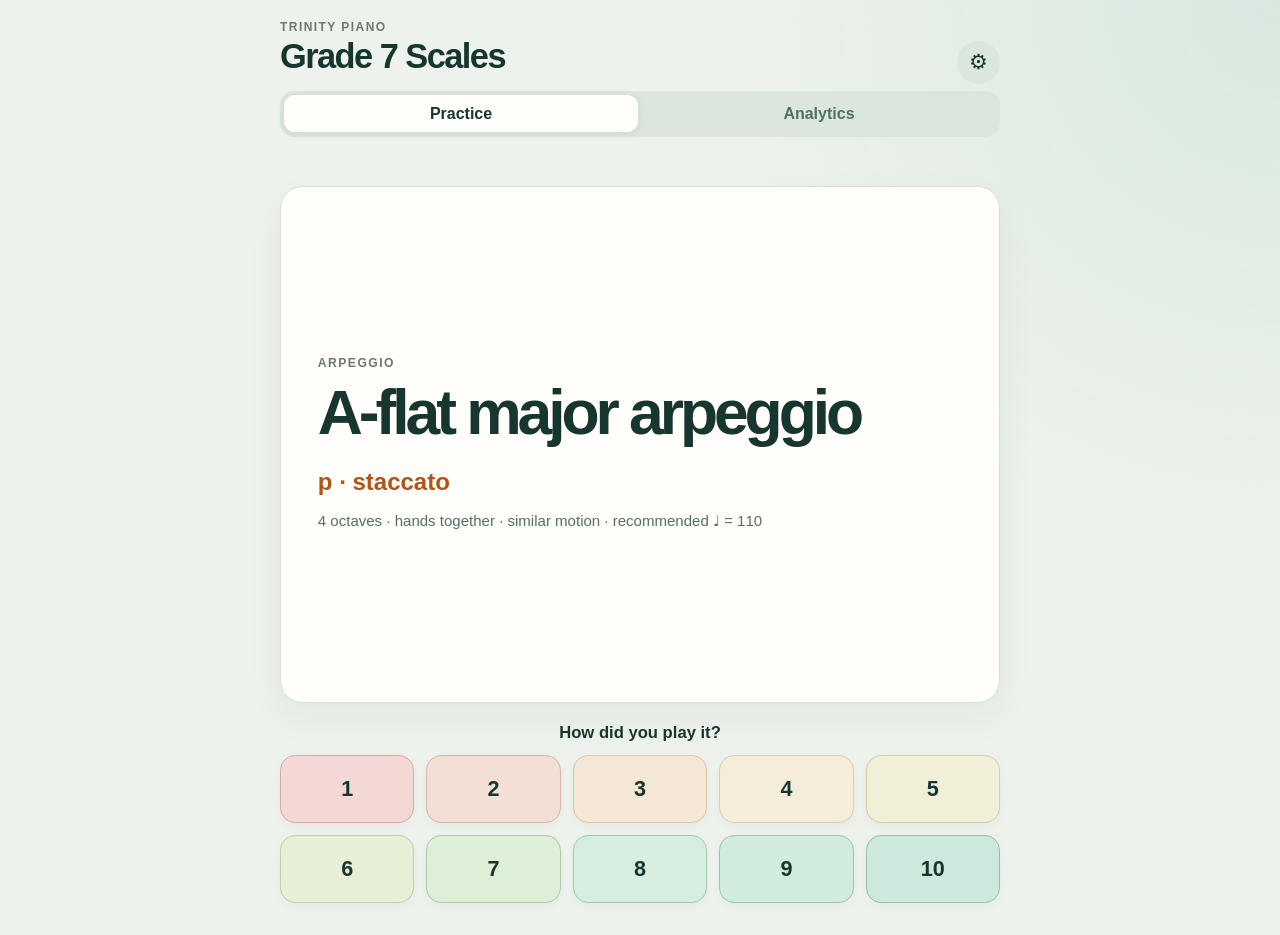
<file: index.html>
<!doctype html>
<html lang="en">
  <head>
    <meta charset="utf-8">
    <meta name="viewport" content="width=device-width, initial-scale=1">
    <meta name="theme-color" content="#17362f">
    <meta name="description" content="A focused Trinity Grade 7 Piano scales practice companion.">
    <meta name="mobile-web-app-capable" content="yes">
    <meta name="apple-mobile-web-app-capable" content="yes">
    <meta name="apple-mobile-web-app-status-bar-style" content="black-translucent">
    <title>Trinity Grade 7 Scales</title>
    <link rel="stylesheet" href="./styles.css">
    <link rel="manifest" href="./manifest.webmanifest">
    <link rel="icon" href="./icons/icon-192.png" sizes="192x192" type="image/png">
    <link rel="apple-touch-icon" href="./icons/icon-192.png" sizes="192x192">
  </head>
  <body>
    <main class="app-shell" aria-label="Trinity Grade 7 Scales practice app">
      <header class="app-header">
        <p class="eyebrow">Trinity Piano</p>
        <div class="header-row">
          <h1>Grade 7 Scales</h1>
          <button class="icon-button" id="settings-button" type="button" aria-label="Open settings">⚙</button>
        </div>
        <nav class="view-tabs" aria-label="Main navigation">
          <button id="practice-tab" type="button" role="tab" aria-selected="true">Practice</button>
          <button id="analytics-tab" type="button" role="tab" aria-selected="false">Analytics</button>
        </nav>
      </header>

      <p id="app-status" class="app-status" role="status" aria-live="polite"></p>

      <section id="practice-view" class="practice-view" role="tabpanel" aria-labelledby="practice-tab">
        <div class="practice-card">
          <p id="card-category" class="card-category"></p>
          <h2 id="card-name" class="card-name">Loading your first request…</h2>
          <p id="card-conditions" class="card-conditions"></p>
          <p id="card-details" class="card-details"></p>
        </div>

        <section class="score-section" aria-labelledby="score-heading">
          <p id="score-heading" class="score-heading">How did you play it?</p>
          <div class="score-grid" id="score-grid">
            <button type="button" data-score="1" aria-label="Score 1 out of 10">1</button>
            <button type="button" data-score="2" aria-label="Score 2 out of 10">2</button>
            <button type="button" data-score="3" aria-label="Score 3 out of 10">3</button>
            <button type="button" data-score="4" aria-label="Score 4 out of 10">4</button>
            <button type="button" data-score="5" aria-label="Score 5 out of 10">5</button>
            <button type="button" data-score="6" aria-label="Score 6 out of 10">6</button>
            <button type="button" data-score="7" aria-label="Score 7 out of 10">7</button>
            <button type="button" data-score="8" aria-label="Score 8 out of 10">8</button>
            <button type="button" data-score="9" aria-label="Score 9 out of 10">9</button>
            <button type="button" data-score="10" aria-label="Score 10 out of 10">10</button>
          </div>
        </section>
      </section>

      <section id="analytics-view" class="analytics-view" role="tabpanel" aria-labelledby="analytics-tab" hidden>
        <div id="analytics-content"></div>
      </section>
    </main>

    <dialog id="settings-dialog" aria-labelledby="settings-title">
      <form method="dialog" class="settings-panel">
        <div class="dialog-heading">
          <h2 id="settings-title">Settings</h2>
          <button type="submit" class="icon-button" aria-label="Close settings">×</button>
        </div>
        <label class="toggle-row" for="speech-enabled">
          <span>
            <strong>Speak requests</strong>
            <small>Uses a local device voice when one is available.</small>
          </span>
          <input id="speech-enabled" type="checkbox" checked>
        </label>
        <div class="settings-danger">
          <strong>Reset practice history</strong>
          <p>This permanently clears scores, review history, and the first-pass queue from this device.</p>
          <button id="reset-button" class="secondary-button" type="button">Reset history</button>
        </div>
      </form>
    </dialog>
    <script type="module" src="./app.js"></script>
  </body>
</html>
</file>
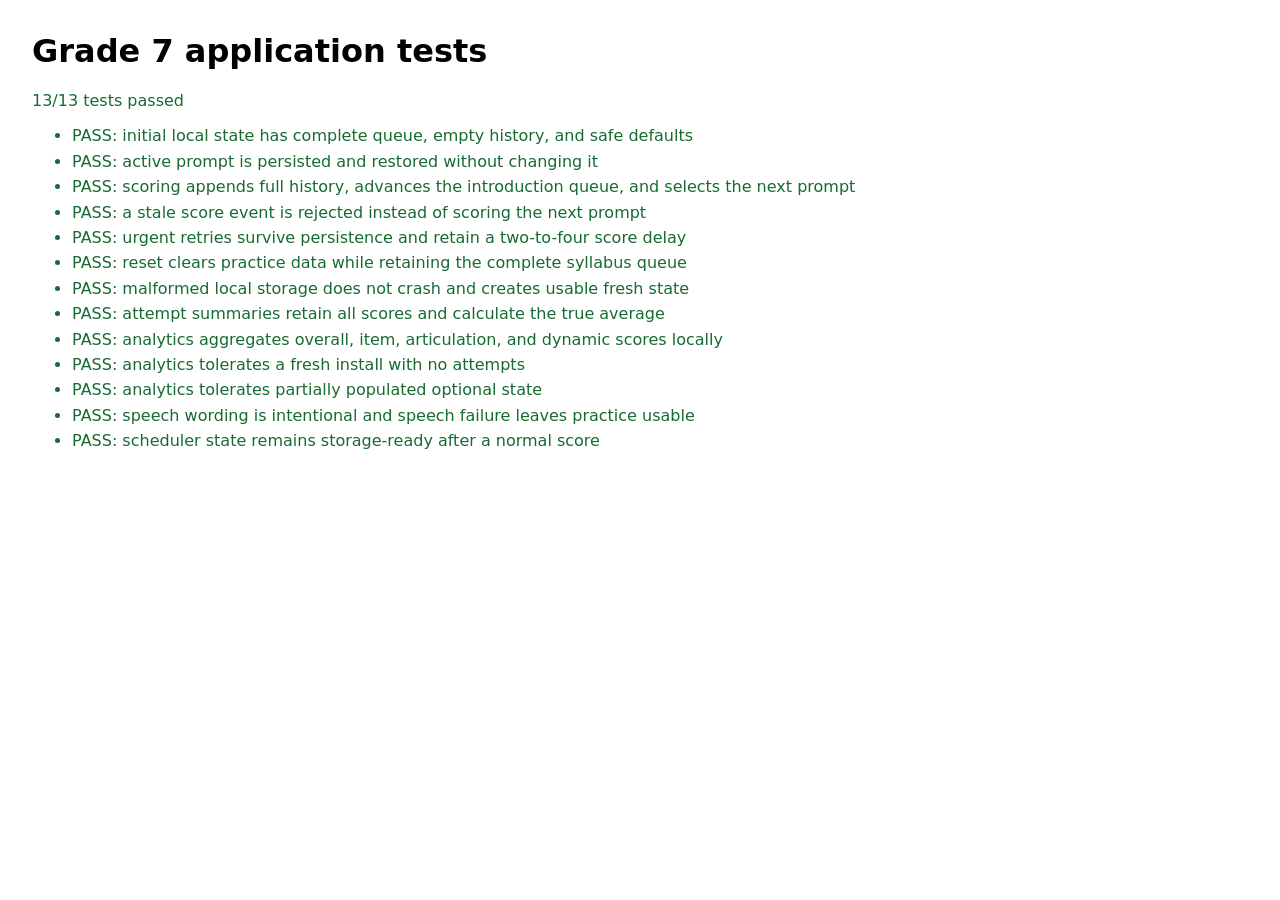
<file: tests/application.test.html>
<!doctype html>
<html lang="en">
  <head>
    <meta charset="utf-8">
    <meta name="viewport" content="width=device-width, initial-scale=1">
    <title>Grade 7 application tests</title>
    <style>
      body { font-family: system-ui, sans-serif; margin: 2rem; }
      .pass { color: #176b32; }
      .fail { color: #a10f1f; }
      li { margin-block: .4rem; }
    </style>
  </head>
  <body>
    <h1>Grade 7 application tests</h1>
    <p id="summary">Running…</p>
    <ul id="results"></ul>

    <script type="module">
      import { buildAnalytics } from '../analytics.js';
      import { ensureActivePrompt, scorePrompt } from '../practice.js';
      import {
        STORAGE_KEY,
        createInitialAppState,
        getTotalAttemptCount,
        loadAppState,
        resetAppState,
        saveAppState,
        summariseAttempts,
      } from '../storage.js';
      import { buildSpokenInstruction, selectPreferredVoice, speakCard } from '../speech.js';
      import { GRADE_7_CARDS } from '../syllabus.js';

      const NOW = 1_800_000_000_000;
      const cardIds = GRADE_7_CARDS.map((card) => card.id);
      const results = [];

      class MemoryStorage {
        constructor() { this.values = new Map(); }
        getItem(key) { return this.values.has(key) ? this.values.get(key) : null; }
        setItem(key, value) { this.values.set(key, value); }
      }

      function seededRng(seed) {
        let state = seed >>> 0;
        return () => {
          state = (state * 1664525 + 1013904223) >>> 0;
          return state / 4294967296;
        };
      }

      function equal(actual, expected, message) {
        if (actual !== expected) throw new Error(`${message}: expected ${JSON.stringify(expected)}, received ${JSON.stringify(actual)}`);
      }

      function ok(value, message) {
        if (!value) throw new Error(message);
      }

      function test(name, callback) {
        try {
          callback();
          results.push({ name, passed: true });
        } catch (error) {
          results.push({ name, passed: false, error: error.message });
        }
      }

      test('initial local state has complete queue, empty history, and safe defaults', () => {
        const state = createInitialAppState(cardIds, seededRng(1));
        equal(state.introductionQueue.length, 122, 'queue length');
        equal(Object.keys(state.attempts).length, 122, 'attempt maps');
        equal(getTotalAttemptCount(state), 0, 'initial attempts');
        equal(state.settings.speechEnabled, true, 'speech default');
      });

      test('active prompt is persisted and restored without changing it', () => {
        const storage = new MemoryStorage();
        const initial = ensureActivePrompt(createInitialAppState(cardIds, seededRng(2)), NOW, seededRng(3));
        saveAppState(storage, initial);
        const restored = loadAppState(storage, cardIds, seededRng(4));
        equal(restored.activePromptCardId, initial.activePromptCardId, 'restored active prompt');
        equal(restored.states[initial.activePromptCardId].introduced, true, 'active card introduced');
      });

      test('scoring appends full history, advances the introduction queue, and selects the next prompt', () => {
        let state = ensureActivePrompt(createInitialAppState(cardIds, seededRng(5)), NOW, seededRng(6));
        const firstCardId = state.activePromptCardId;
        state = scorePrompt(state, firstCardId, 8, NOW + 1, seededRng(7));
        equal(state.attempts[firstCardId].length, 1, 'first stored attempt');
        equal(state.attempts[firstCardId][0].score, 8, 'stored score');
        equal(state.states[firstCardId].historicalAverage, 8, 'average score');
        equal(state.introductionPosition, 1, 'introduction advancement');
        ok(state.activePromptCardId !== firstCardId, 'next prompt selected');
      });

      test('a stale score event is rejected instead of scoring the next prompt', () => {
        let state = ensureActivePrompt(createInitialAppState(cardIds, seededRng(8)), NOW, seededRng(9));
        const firstCardId = state.activePromptCardId;
        state = scorePrompt(state, firstCardId, 7, NOW + 1, seededRng(10));
        let rejected = false;
        try { scorePrompt(state, firstCardId, 7, NOW + 2, seededRng(11)); } catch { rejected = true; }
        ok(rejected, 'stale score must be rejected');
      });

      test('urgent retries survive persistence and retain a two-to-four score delay', () => {
        const storage = new MemoryStorage();
        let state = ensureActivePrompt(createInitialAppState(cardIds, seededRng(12)), NOW, seededRng(13));
        const failedCardId = state.activePromptCardId;
        state = scorePrompt(state, failedCardId, 2, NOW + 1, () => 0.5);
        equal(state.retryQueue.length, 1, 'urgent retry entry');
        const retry = state.retryQueue[0];
        const delay = retry.eligibleAfterScoreCount - getTotalAttemptCount(state);
        ok(delay >= 2 && delay <= 4, `retry delay ${delay}`);
        saveAppState(storage, state);
        const restored = loadAppState(storage, cardIds, seededRng(14));
        equal(restored.retryQueue[0].cardId, failedCardId, 'retry card restored');
        equal(restored.retryQueue[0].eligibleAfterScoreCount, retry.eligibleAfterScoreCount, 'retry target restored');
      });

      test('reset clears practice data while retaining the complete syllabus queue', () => {
        const storage = new MemoryStorage();
        let state = ensureActivePrompt(createInitialAppState(cardIds, seededRng(15)), NOW, seededRng(16));
        state = scorePrompt(state, state.activePromptCardId, 3, NOW + 1, seededRng(17));
        saveAppState(storage, state);
        const reset = resetAppState(storage, cardIds, seededRng(18));
        equal(getTotalAttemptCount(reset), 0, 'reset attempts');
        equal(reset.retryQueue.length, 0, 'reset retries');
        equal(reset.activePromptCardId, null, 'reset active prompt');
        equal(reset.introductionQueue.length, 122, 'reset queue');
      });

      test('malformed local storage does not crash and creates usable fresh state', () => {
        const storage = new MemoryStorage();
        storage.setItem(STORAGE_KEY, '{not valid JSON');
        const state = loadAppState(storage, cardIds, seededRng(19));
        equal(state.version, 1, 'current version');
        equal(state.introductionQueue.length, 122, 'fresh queue');
      });

      test('attempt summaries retain all scores and calculate the true average', () => {
        const summary = summariseAttempts('card', [
          { score: 4, timestamp: NOW },
          { score: 10, timestamp: NOW + 2 },
          { score: 7, timestamp: NOW + 1 },
        ]);
        equal(summary.attemptCount, 3, 'attempt count');
        equal(summary.historicalAverage, 7, 'historical average');
        equal(summary.mostRecentScore, 10, 'latest score');
      });

      test('analytics aggregates overall, item, articulation, and dynamic scores locally', () => {
        const state = createInitialAppState(cardIds, seededRng(20));
        const first = GRADE_7_CARDS[0];
        const second = GRADE_7_CARDS[1];
        state.attempts[first.id] = [{ score: 4, timestamp: NOW }, { score: 6, timestamp: NOW + 1 }];
        state.attempts[second.id] = [{ score: 8, timestamp: NOW + 2 }];
        state.states[first.id] = summariseAttempts(first.id, state.attempts[first.id]);
        state.states[second.id] = summariseAttempts(second.id, state.attempts[second.id]);
        const analytics = buildAnalytics(GRADE_7_CARDS, state);
        equal(analytics.totalAttempts, 3, 'total attempts');
        equal(analytics.overallAverage, 6, 'overall average');
        equal(analytics.attemptedCards, 2, 'attempted cards');
        const firstItem = analytics.items.find((item) => item.itemId === first.syllabusItemId);
        equal(firstItem.attemptCount, 3, 'item attempts');
        equal(firstItem.average, 6, 'item average');
        ok(analytics.articulation.every((entry) => 'attemptCount' in entry), 'articulation aggregation');
        ok(analytics.dynamics.every((entry) => 'attemptCount' in entry), 'dynamic aggregation');
      });

      test('analytics tolerates a fresh install with no attempts', () => {
        const analytics = buildAnalytics(GRADE_7_CARDS, createInitialAppState(cardIds, seededRng(24)));
        equal(analytics.totalAttempts, 0, 'fresh total attempts');
        equal(analytics.overallAverage, null, 'fresh overall average');
        equal(analytics.attemptedCards, 0, 'fresh attempted cards');
        ok(analytics.items.every((item) => item.average === null && item.attemptCount === 0), 'fresh item empty states');
      });

      test('analytics tolerates partially populated optional state', () => {
        const card = GRADE_7_CARDS[0];
        const analytics = buildAnalytics(GRADE_7_CARDS, {
          attempts: { [card.id]: [{ score: 8 }, {}] },
        });
        equal(analytics.totalAttempts, 1, 'only valid recorded score is counted');
        equal(analytics.overallAverage, 8, 'partial state average');
        equal(analytics.introducedCards, 0, 'missing states remain unintroduced');
        equal(analytics.attemptedCards, 1, 'partially attempted card remains visible');
      });

      test('speech wording is intentional and speech failure leaves practice usable', () => {
        const card = GRADE_7_CARDS.find((entry) => entry.id === 'scale:e-major-scale:legato:mf');
        equal(buildSpokenInstruction(card), 'E major scale. Legato. Mezzo-forte.', 'spoken wording');
        const result = speakCard(card, { synth: false, Utterance: false });
        equal(result.spoken, false, 'unavailable speech result');
        const voice = selectPreferredVoice([
          { name: 'Generic English', lang: 'en-US', localService: true },
          { name: 'Hazel', lang: 'en-GB', localService: true },
        ]);
        equal(voice.name, 'Hazel', 'preferred local British voice');
      });

      test('scheduler state remains storage-ready after a normal score', () => {
        let state = ensureActivePrompt(createInitialAppState(cardIds, seededRng(21)), NOW, seededRng(22));
        state = scorePrompt(state, state.activePromptCardId, 9, NOW + 1, seededRng(23));
        equal(state.retryQueue.length, 0, 'normal score does not add retry');
        ok(state.activePromptCardId !== null, 'next active prompt is ready to persist');
      });

      const output = document.querySelector('#results');
      const passed = results.filter((result) => result.passed).length;
      const failed = results.length - passed;
      for (const result of results) {
        const item = document.createElement('li');
        item.className = result.passed ? 'pass' : 'fail';
        item.textContent = result.passed ? `PASS: ${result.name}` : `FAIL: ${result.name} — ${result.error}`;
        output.append(item);
      }
      const summary = document.querySelector('#summary');
      summary.textContent = `${passed}/${results.length} tests passed`;
      summary.className = failed === 0 ? 'pass' : 'fail';
      document.title = failed === 0 ? `PASS ${passed}/${results.length}` : `FAIL ${failed}/${results.length}`;
      window.__grade7ApplicationTestResult = { passed, failed, results };
    </script>
  </body>
</html>
</file>
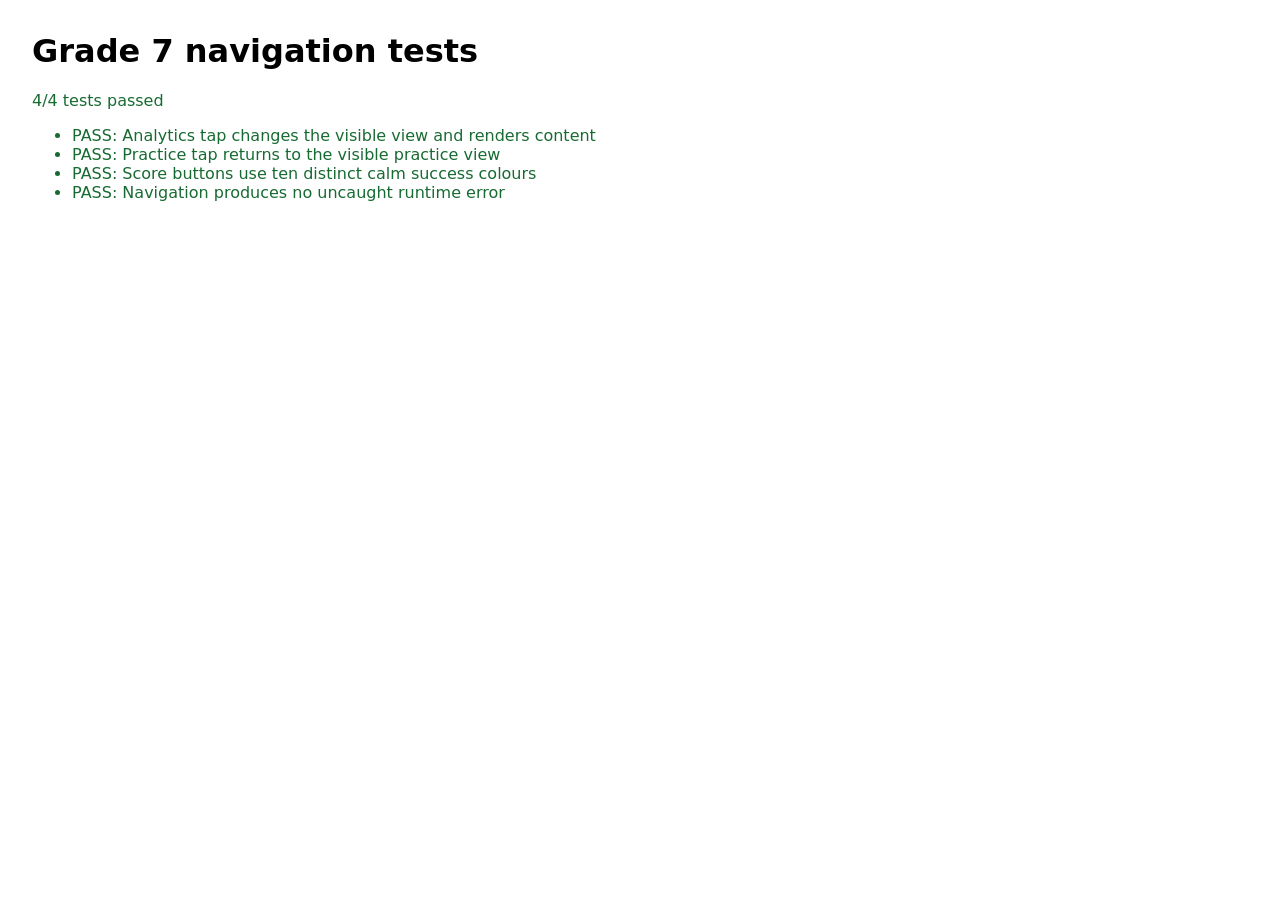
<file: tests/navigation.test.html>
<!doctype html>
<html lang="en">
  <head>
    <meta charset="utf-8">
    <meta name="viewport" content="width=device-width, initial-scale=1">
    <title>Grade 7 navigation tests</title>
    <style>
      body { font-family: system-ui, sans-serif; margin: 2rem; }
      .pass { color: #176b32; }
      .fail { color: #a10f1f; }
      iframe { width: 1px; height: 1px; border: 0; position: absolute; left: -9999px; }
    </style>
  </head>
  <body>
    <h1>Grade 7 navigation tests</h1>
    <p id="summary">Loading app…</p>
    <ul id="results"></ul>
    <iframe id="app-frame" title="Application under test" src="../index.html"></iframe>

    <script>
      const results = [];
      const summary = document.querySelector('#summary');
      const output = document.querySelector('#results');

      function test(name, callback) {
        try {
          callback();
          results.push({ name, passed: true });
        } catch (error) {
          results.push({ name, passed: false, error: error.message });
        }
      }

      function ok(value, message) {
        if (!value) throw new Error(message);
      }

      document.querySelector('#app-frame').addEventListener('load', (event) => {
        const frameWindow = event.currentTarget.contentWindow;
        const documentUnderTest = event.currentTarget.contentDocument;
        const runtimeErrors = [];
        frameWindow.addEventListener('error', (error) => runtimeErrors.push(error.message));

        const practiceTab = documentUnderTest.querySelector('#practice-tab');
        const analyticsTab = documentUnderTest.querySelector('#analytics-tab');
        const practiceView = documentUnderTest.querySelector('#practice-view');
        const analyticsView = documentUnderTest.querySelector('#analytics-view');

        test('Analytics tap changes the visible view and renders content', () => {
          practiceTab.click();
          analyticsTab.click();
          ok(practiceView.hidden, 'practice view should be hidden');
          ok(!analyticsView.hidden, 'analytics view should be visible');
          ok(frameWindow.getComputedStyle(practiceView).display === 'none', 'practice view should not remain visible beneath analytics');
          ok(analyticsView.textContent.includes('Your practice'), 'analytics overview should render');
        });

        test('Practice tap returns to the visible practice view', () => {
          practiceTab.click();
          ok(!practiceView.hidden, 'practice view should be visible');
          ok(analyticsView.hidden, 'analytics view should be hidden');
          ok(frameWindow.getComputedStyle(analyticsView).display === 'none', 'analytics view should not remain visible beneath practice');
        });

        test('Score buttons use ten distinct calm success colours', () => {
          const colors = [...documentUnderTest.querySelectorAll('[data-score]')]
            .map((button) => frameWindow.getComputedStyle(button).backgroundColor);
          ok(new Set(colors).size === 10, 'each score button should have its own colour');
        });

        test('Navigation produces no uncaught runtime error', () => {
          ok(runtimeErrors.length === 0, runtimeErrors.join('; '));
        });

        const passed = results.filter((result) => result.passed).length;
        const failed = results.length - passed;
        for (const result of results) {
          const item = document.createElement('li');
          item.className = result.passed ? 'pass' : 'fail';
          item.textContent = result.passed ? `PASS: ${result.name}` : `FAIL: ${result.name} — ${result.error}`;
          output.append(item);
        }
        summary.textContent = `${passed}/${results.length} tests passed`;
        summary.className = failed === 0 ? 'pass' : 'fail';
        document.title = failed === 0 ? `PASS ${passed}/${results.length}` : `FAIL ${failed}/${results.length}`;
        window.__grade7NavigationTestResult = { passed, failed, results };
      });
    </script>
  </body>
</html>
</file>
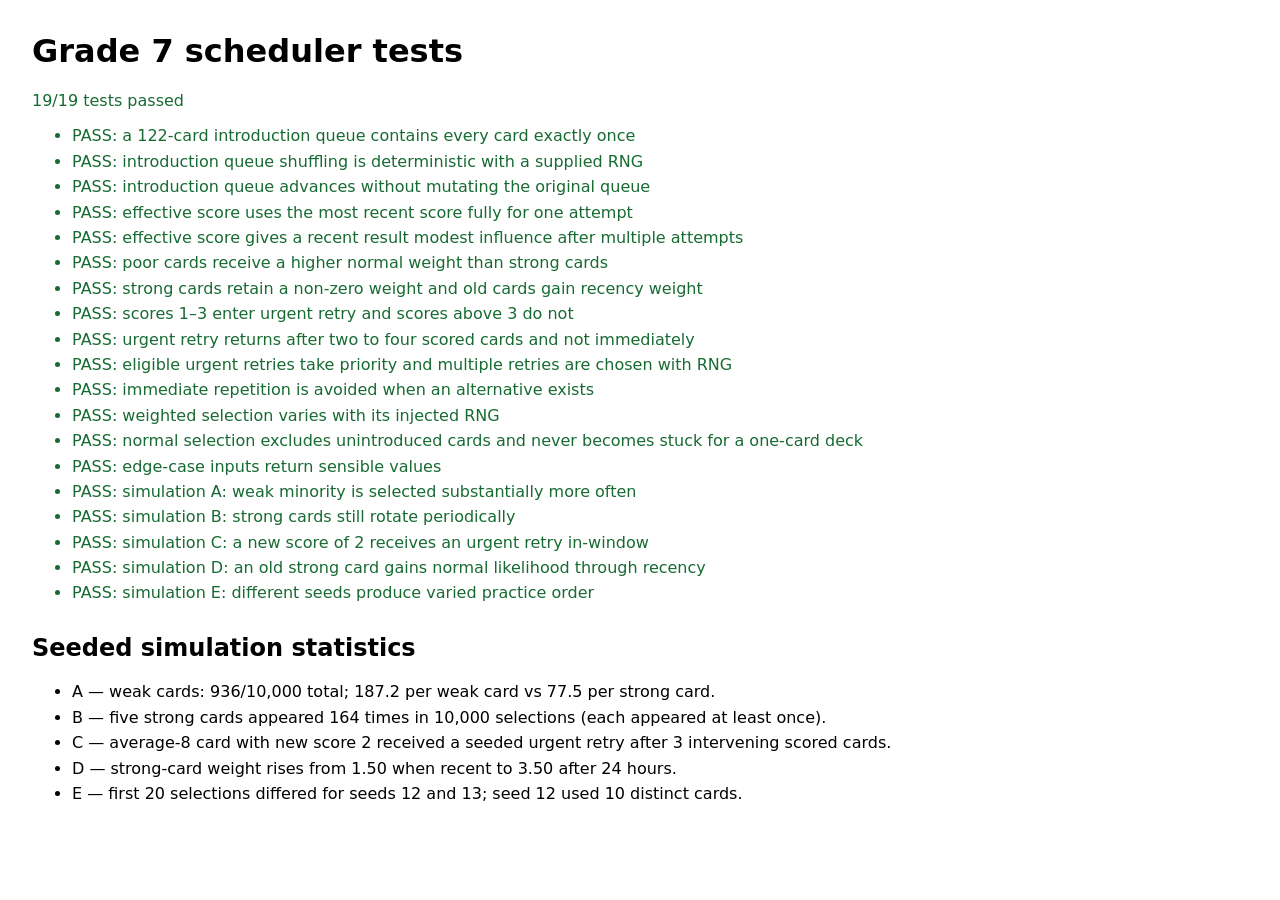
<file: tests/scheduler.test.html>
<!doctype html>
<html lang="en">
  <head>
    <meta charset="utf-8">
    <meta name="viewport" content="width=device-width, initial-scale=1">
    <title>Grade 7 scheduler tests</title>
    <style>
      body { font-family: system-ui, sans-serif; margin: 2rem; }
      .pass { color: #176b32; }
      .fail { color: #a10f1f; }
      li { margin-block: 0.4rem; }
      #simulations { margin-top: 2rem; }
    </style>
  </head>
  <body>
    <h1>Grade 7 scheduler tests</h1>
    <p id="summary">Running…</p>
    <ul id="results"></ul>
    <section id="simulations">
      <h2>Seeded simulation statistics</h2>
      <ul id="simulation-results"></ul>
    </section>

    <script type="module">
      import { GRADE_7_CARDS } from '../syllabus.js';
      import {
        SCHEDULER_CONFIG,
        advanceIntroductionQueue,
        calculateEffectiveScore,
        calculateRecencyFactor,
        calculateSelectionWeight,
        calculateWeakness,
        createIntroductionQueue,
        enqueueUrgentRetry,
        isUrgentRetryScore,
        selectNextCard,
        selectWeightedCard,
      } from '../scheduler.js';

      const HOUR = 60 * 60 * 1000;
      const DAY = 24 * HOUR;
      const NOW = 1_800_000_000_000;
      const results = [];
      const simulationStats = [];

      function seededRng(seed) {
        let state = seed >>> 0;
        return () => {
          state = (state * 1664525 + 1013904223) >>> 0;
          return state / 4294967296;
        };
      }

      function equal(actual, expected, message) {
        if (actual !== expected) {
          throw new Error(`${message}: expected ${JSON.stringify(expected)}, received ${JSON.stringify(actual)}`);
        }
      }

      function approximately(actual, expected, tolerance, message) {
        if (Math.abs(actual - expected) > tolerance) {
          throw new Error(`${message}: expected approximately ${expected}, received ${actual}`);
        }
      }

      function ok(value, message) {
        if (!value) throw new Error(message);
      }

      function test(name, callback) {
        try {
          callback();
          results.push({ name, passed: true });
        } catch (error) {
          results.push({ name, passed: false, error: error.message });
        }
      }

      function cardState(cardId, overrides = {}) {
        return {
          cardId,
          introduced: true,
          attemptCount: 10,
          historicalAverage: 8,
          mostRecentScore: 8,
          lastPlayedAt: NOW - DAY,
          ...overrides,
        };
      }

      function simulateSelections(states, seed, totalSelections = 10000) {
        const rng = seededRng(seed);
        const counts = Object.fromEntries(states.map((state) => [state.cardId, 0]));
        let lastCardId = null;
        let simulatedNow = NOW;

        for (let turn = 0; turn < totalSelections; turn += 1) {
          const selection = selectNextCard({ cardStates: states, lastCardId }, simulatedNow, rng);
          ok(selection.cardId !== null, `simulation became stuck on turn ${turn}`);
          counts[selection.cardId] += 1;
          const selectedState = states.find((state) => state.cardId === selection.cardId);
          selectedState.lastPlayedAt = simulatedNow;
          lastCardId = selection.cardId;
          simulatedNow += 60 * 1000;
        }
        return counts;
      }

      test('a 122-card introduction queue contains every card exactly once', () => {
        const ids = GRADE_7_CARDS.map((card) => card.id);
        const queue = createIntroductionQueue(ids, seededRng(7));
        equal(queue.length, 122, 'queue length');
        equal(new Set(queue).size, 122, 'unique queue IDs');
        equal(new Set(queue).size, new Set(ids).size, 'all card IDs retained');
      });

      test('introduction queue shuffling is deterministic with a supplied RNG', () => {
        const ids = GRADE_7_CARDS.map((card) => card.id);
        const first = createIntroductionQueue(ids, seededRng(91));
        const second = createIntroductionQueue(ids, seededRng(91));
        equal(JSON.stringify(first), JSON.stringify(second), 'identical seeded queues');
      });

      test('introduction queue advances without mutating the original queue', () => {
        const queue = ['a', 'b'];
        const next = advanceIntroductionQueue(queue, 0);
        equal(next.position, 1, 'advanced position');
        equal(next.cardId, 'b', 'next card');
        equal(next.isComplete, false, 'completion before final card');
        equal(queue.join(','), 'a,b', 'original queue');
        equal(advanceIntroductionQueue(queue, 1).isComplete, true, 'completion after final card');
      });

      test('effective score uses the most recent score fully for one attempt', () => {
        equal(calculateEffectiveScore(cardState('one', { attemptCount: 1, historicalAverage: 8, mostRecentScore: 3 })), 3, 'one-attempt score');
      });

      test('effective score gives a recent result modest influence after multiple attempts', () => {
        approximately(
          calculateEffectiveScore(cardState('recent', { historicalAverage: 8, mostRecentScore: 2 })),
          6.8,
          0.000001,
          'effective score',
        );
      });

      test('poor cards receive a higher normal weight than strong cards', () => {
        const poor = cardState('poor', { historicalAverage: 3, mostRecentScore: 3 });
        const strong = cardState('strong', { historicalAverage: 9, mostRecentScore: 9 });
        ok(calculateSelectionWeight(poor, NOW) > calculateSelectionWeight(strong, NOW), 'poor card has higher weight');
        equal(calculateWeakness(strong), 2, 'strong weakness remains positive');
      });

      test('strong cards retain a non-zero weight and old cards gain recency weight', () => {
        const strongRecent = cardState('strong-recent', { historicalAverage: 10, mostRecentScore: 10, lastPlayedAt: NOW });
        const strongOld = cardState('strong-old', { historicalAverage: 10, mostRecentScore: 10, lastPlayedAt: NOW - DAY });
        ok(calculateSelectionWeight(strongRecent, NOW) >= SCHEDULER_CONFIG.minimumSelectionWeight, 'strong weight is non-zero');
        equal(calculateRecencyFactor(strongRecent, NOW), 0, 'recent recency');
        equal(calculateRecencyFactor(strongOld, NOW), 1, 'old recency cap');
        ok(calculateSelectionWeight(strongOld, NOW) > calculateSelectionWeight(strongRecent, NOW), 'old strong card gains weight');
      });

      test('scores 1–3 enter urgent retry and scores above 3 do not', () => {
        for (const score of [1, 2, 3]) {
          ok(isUrgentRetryScore(score), `${score} is urgent`);
          const queue = enqueueUrgentRetry([], 'failed', score, 5, () => 0);
          equal(queue.length, 1, `${score} queue length`);
          equal(queue[0].eligibleAfterScoreCount, 7, `${score} earliest retry point`);
        }
        ok(!isUrgentRetryScore(4), '4 is not urgent');
        equal(enqueueUrgentRetry([], 'not-failed', 4, 5, () => 0).length, 0, '4 does not enter queue');
      });

      test('urgent retry returns after two to four scored cards and not immediately', () => {
        const states = ['failed', 'b', 'c', 'd', 'e'].map((id) => cardState(id));
        const retryQueue = enqueueUrgentRetry([], 'failed', 2, 10, () => 0);
        const first = selectNextCard({ cardStates: states, retryQueue, lastCardId: 'failed', completedScoreCount: 10 }, NOW, () => 0);
        equal(first.source, 'normal', 'retry is not immediate');
        const beforeEligibility = selectNextCard({ cardStates: states, retryQueue, lastCardId: first.cardId, completedScoreCount: 11 }, NOW, () => 0);
        equal(beforeEligibility.source, 'normal', 'retry waits through one intervening score');
        const eligible = selectNextCard({ cardStates: states, retryQueue, lastCardId: beforeEligibility.cardId, completedScoreCount: 12 }, NOW, () => 0);
        equal(eligible.cardId, 'failed', 'retry at the two-card delay');
        equal(eligible.source, 'urgent-retry', 'urgent retry source');
        equal(eligible.retryQueue.length, 0, 'retry is removed after selection');
      });

      test('eligible urgent retries take priority and multiple retries are chosen with RNG', () => {
        const states = ['a', 'b', 'c'].map((id) => cardState(id));
        const retryQueue = [
          { cardId: 'a', eligibleAfterScoreCount: 0 },
          { cardId: 'b', eligibleAfterScoreCount: 0 },
        ];
        const selection = selectNextCard({ cardStates: states, retryQueue, completedScoreCount: 0 }, NOW, () => 0.99);
        equal(selection.source, 'urgent-retry', 'urgent source');
        equal(selection.cardId, 'b', 'RNG chooses a later retry candidate');
      });

      test('immediate repetition is avoided when an alternative exists', () => {
        const states = ['a', 'b'].map((id) => cardState(id));
        const selection = selectNextCard({ cardStates: states, lastCardId: 'a' }, NOW, () => 0);
        equal(selection.cardId, 'b', 'alternative card selected');
      });

      test('weighted selection varies with its injected RNG', () => {
        const candidates = [{ cardId: 'a', weight: 1 }, { cardId: 'b', weight: 1 }];
        equal(selectWeightedCard(candidates, () => 0).cardId, 'a', 'low RNG selection');
        equal(selectWeightedCard(candidates, () => 0.99).cardId, 'b', 'high RNG selection');
      });

      test('normal selection excludes unintroduced cards and never becomes stuck for a one-card deck', () => {
        const states = [
          cardState('introduced'),
          cardState('new', { introduced: false, attemptCount: 0, historicalAverage: null, mostRecentScore: null }),
        ];
        equal(selectNextCard({ cardStates: states }, NOW, () => 0).cardId, 'introduced', 'new card excluded from normal pool');
        equal(selectNextCard({ cardStates: [cardState('only')], lastCardId: 'only' }, NOW, () => 0).cardId, 'only', 'one-card fallback');
      });

      test('edge-case inputs return sensible values', () => {
        equal(calculateEffectiveScore(cardState('empty', { attemptCount: 0, historicalAverage: null, mostRecentScore: null })), null, 'no-attempt effective score');
        equal(calculateRecencyFactor(cardState('future', { lastPlayedAt: NOW + HOUR }), NOW), 0, 'future timestamp is not overdue');
        equal(selectNextCard({}, NOW, () => 0).source, 'none', 'empty scheduler input');
      });

      const weakDeck = GRADE_7_CARDS.map((card, index) => cardState(card.id, {
        historicalAverage: index < 5 ? 3 : 8,
        mostRecentScore: index < 5 ? 3 : 8,
      }));
      const weakCounts = simulateSelections(weakDeck, 1001);
      const weakIds = weakDeck.slice(0, 5).map((state) => state.cardId);
      const strongIds = weakDeck.slice(5).map((state) => state.cardId);
      const weakTotal = weakIds.reduce((sum, id) => sum + weakCounts[id], 0);
      const strongTotal = strongIds.reduce((sum, id) => sum + weakCounts[id], 0);
      const weakAverage = weakTotal / weakIds.length;
      const strongAverage = strongTotal / strongIds.length;
      test('simulation A: weak minority is selected substantially more often', () => {
        ok(weakAverage > strongAverage * 2, `weak per-card average ${weakAverage} is not more than double ${strongAverage}`);
      });
      simulationStats.push(`A — weak cards: ${weakTotal}/10,000 total; ${weakAverage.toFixed(1)} per weak card vs ${strongAverage.toFixed(1)} per strong card.`);

      const rotationDeck = GRADE_7_CARDS.map((card, index) => cardState(card.id, {
        historicalAverage: index < 5 ? 9.5 : 6,
        mostRecentScore: index < 5 ? 9.5 : 6,
      }));
      const rotationCounts = simulateSelections(rotationDeck, 2002);
      const rotatingStrongIds = rotationDeck.slice(0, 5).map((state) => state.cardId);
      const rotatingStrongTotal = rotatingStrongIds.reduce((sum, id) => sum + rotationCounts[id], 0);
      test('simulation B: strong cards still rotate periodically', () => {
        ok(rotatingStrongIds.every((id) => rotationCounts[id] > 0), 'every strong card appears');
        ok(rotatingStrongTotal >= 25, `strong cards appeared only ${rotatingStrongTotal} times`);
      });
      simulationStats.push(`B — five strong cards appeared ${rotatingStrongTotal} times in 10,000 selections (each appeared at least once).`);

      const failedState = cardState('recent-failure', { historicalAverage: 8, mostRecentScore: 2 });
      const failedQueue = enqueueUrgentRetry([], failedState.cardId, 2, 40, () => 0.5);
      const urgentAt = selectNextCard({
        cardStates: [failedState, ...['x', 'y', 'z', 'q'].map((id) => cardState(id))],
        retryQueue: failedQueue,
        lastCardId: 'y',
        completedScoreCount: failedQueue[0].eligibleAfterScoreCount,
      }, NOW, () => 0);
      test('simulation C: a new score of 2 receives an urgent retry in-window', () => {
        equal(failedQueue[0].eligibleAfterScoreCount - 40, 3, 'seeded retry delay');
        equal(urgentAt.cardId, 'recent-failure', 'urgent retry selection');
      });
      simulationStats.push(`C — average-8 card with new score 2 received a seeded urgent retry after ${failedQueue[0].eligibleAfterScoreCount - 40} intervening scored cards.`);

      const recencyRecent = cardState('recent-strong', { historicalAverage: 9.5, mostRecentScore: 9.5, lastPlayedAt: NOW });
      const recencyOld = cardState('old-strong', { historicalAverage: 9.5, mostRecentScore: 9.5, lastPlayedAt: NOW - DAY });
      const recentWeight = calculateSelectionWeight(recencyRecent, NOW);
      const oldWeight = calculateSelectionWeight(recencyOld, NOW);
      test('simulation D: an old strong card gains normal likelihood through recency', () => {
        ok(oldWeight > recentWeight, 'old strong card weight increases');
      });
      simulationStats.push(`D — strong-card weight rises from ${recentWeight.toFixed(2)} when recent to ${oldWeight.toFixed(2)} after 24 hours.`);

      const varietyDeckA = GRADE_7_CARDS.slice(0, 12).map((card) => cardState(card.id));
      const varietyDeckB = GRADE_7_CARDS.slice(0, 12).map((card) => cardState(card.id));
      const sequence = (states, seed) => {
        const rng = seededRng(seed);
        let lastCardId = null;
        return Array.from({ length: 20 }, () => {
          const selection = selectNextCard({ cardStates: states, lastCardId }, NOW, rng);
          lastCardId = selection.cardId;
          return selection.cardId;
        });
      };
      const sequenceA = sequence(varietyDeckA, 12);
      const sequenceB = sequence(varietyDeckB, 13);
      test('simulation E: different seeds produce varied practice order', () => {
        ok(JSON.stringify(sequenceA) !== JSON.stringify(sequenceB), 'different seeds should not produce the same order');
        ok(new Set(sequenceA).size > 1, 'one sequence contains variety');
      });
      simulationStats.push(`E — first 20 selections differed for seeds 12 and 13; seed 12 used ${new Set(sequenceA).size} distinct cards.`);

      const resultOutput = document.querySelector('#results');
      const passed = results.filter((result) => result.passed).length;
      const failed = results.length - passed;
      for (const result of results) {
        const item = document.createElement('li');
        item.className = result.passed ? 'pass' : 'fail';
        item.textContent = result.passed ? `PASS: ${result.name}` : `FAIL: ${result.name} — ${result.error}`;
        resultOutput.append(item);
      }

      for (const statistic of simulationStats) {
        const item = document.createElement('li');
        item.textContent = statistic;
        document.querySelector('#simulation-results').append(item);
      }

      const summary = document.querySelector('#summary');
      summary.textContent = `${passed}/${results.length} tests passed`;
      summary.className = failed === 0 ? 'pass' : 'fail';
      document.title = failed === 0 ? `PASS ${passed}/${results.length}` : `FAIL ${failed}/${results.length}`;
      window.__grade7SchedulerTestResult = { passed, failed, results, simulationStats };
    </script>
  </body>
</html>
</file>
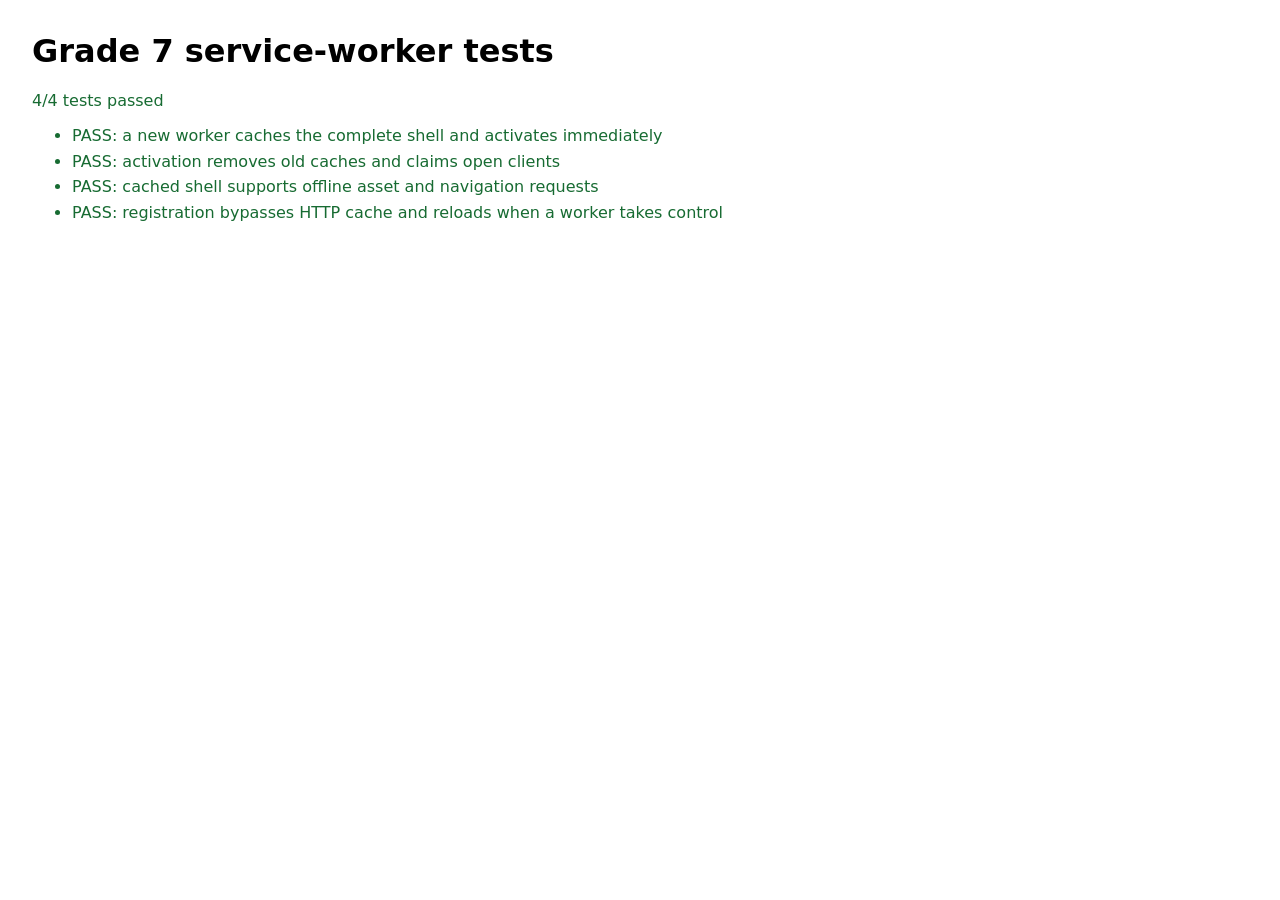
<file: tests/service-worker.test.html>
<!doctype html>
<html lang="en">
  <head>
    <meta charset="utf-8">
    <meta name="viewport" content="width=device-width, initial-scale=1">
    <title>Grade 7 service-worker tests</title>
    <style>
      body { font-family: system-ui, sans-serif; margin: 2rem; }
      .pass { color: #176b32; }
      .fail { color: #a10f1f; }
      li { margin-block: .4rem; }
    </style>
  </head>
  <body>
    <h1>Grade 7 service-worker tests</h1>
    <p id="summary">Running…</p>
    <ul id="results"></ul>

    <script type="module">
      const results = [];
      const output = document.querySelector('#results');
      const summary = document.querySelector('#summary');

      function ok(value, message) {
        if (!value) throw new Error(message);
      }

      function equal(actual, expected, message) {
        if (actual !== expected) throw new Error(`${message}: expected ${expected}, received ${actual}`);
      }

      async function test(name, callback) {
        try {
          await callback();
          results.push({ name, passed: true });
        } catch (error) {
          results.push({ name, passed: false, error: error.message });
        }
      }

      const origin = 'https://example.test';
      const workerSource = await fetch('../sw.js').then((response) => response.text());
      const appSource = await fetch('../app.js').then((response) => response.text());
      const listeners = new Map();
      const entries = new Map();
      const deletedCaches = [];
      let openedCacheName = null;
      let skipWaitingCalled = false;
      let clientsClaimed = false;

      const cache = {
        async addAll(paths) {
          paths.forEach((path) => entries.set(new URL(path, `${origin}/`).href, { path }));
        },
        async match(request) {
          const url = typeof request === 'string'
            ? new URL(request, `${origin}/`).href
            : request.url;
          return entries.get(url);
        },
      };
      const caches = {
        async open(name) { openedCacheName = name; return cache; },
        async keys() { return [openedCacheName, 'trinity-grade-7-scales-obsolete']; },
        async delete(name) { deletedCaches.push(name); return true; },
        async match(request) { return cache.match(request); },
      };
      const self = {
        location: { origin },
        clients: { claim: async () => { clientsClaimed = true; } },
        skipWaiting: async () => { skipWaitingCalled = true; },
        addEventListener(type, listener) { listeners.set(type, listener); },
      };

      new Function('self', 'caches', 'fetch', 'URL', workerSource)(self, caches, () => Promise.reject(new Error('offline')), URL);

      async function dispatch(type, event) {
        const pending = [];
        let responsePromise;
        listeners.get(type)({
          ...event,
          waitUntil(promise) { pending.push(promise); },
          respondWith(promise) { responsePromise = promise; },
        });
        await Promise.all(pending);
        return responsePromise ? responsePromise : null;
      }

      await test('a new worker caches the complete shell and activates immediately', async () => {
        await dispatch('install', {});
        ok(openedCacheName?.startsWith('trinity-grade-7-scales-v'), 'versioned application cache');
        ok(entries.has(`${origin}/index.html`), 'cached HTML');
        ok(entries.has(`${origin}/styles.css`), 'cached CSS');
        ok(entries.has(`${origin}/app.js`), 'cached application JavaScript');
        ok(skipWaitingCalled, 'new worker skips the waiting state');
      });

      await test('activation removes old caches and claims open clients', async () => {
        await dispatch('activate', {});
        ok(deletedCaches.includes('trinity-grade-7-scales-obsolete'), 'obsolete cache removed');
        ok(!deletedCaches.includes(openedCacheName), 'current cache retained');
        ok(clientsClaimed, 'open clients are claimed');
      });

      await test('cached shell supports offline asset and navigation requests', async () => {
        const asset = await dispatch('fetch', {
          request: { method: 'GET', url: `${origin}/styles.css`, mode: 'cors' },
        });
        equal((await asset).path, './styles.css', 'offline cached stylesheet');

        const navigation = await dispatch('fetch', {
          request: { method: 'GET', url: `${origin}/practice`, mode: 'navigate' },
        });
        equal((await navigation).path, './index.html', 'offline navigation fallback');
      });

      await test('registration bypasses HTTP cache and reloads when a worker takes control', async () => {
        ok(appSource.includes("updateViaCache: 'none'"), 'worker update bypasses HTTP cache');
        ok(appSource.includes('registration.update()'), 'worker update is checked on launch');
        ok(appSource.includes("addEventListener('controllerchange'"), 'controlled app reloads onto new shell');
        ok(appSource.includes('wasControlled'), 'first installation does not unnecessarily reload');
      });

      const passed = results.filter((result) => result.passed).length;
      const failed = results.length - passed;
      results.forEach((result) => {
        const item = document.createElement('li');
        item.className = result.passed ? 'pass' : 'fail';
        item.textContent = result.passed ? `PASS: ${result.name}` : `FAIL: ${result.name} — ${result.error}`;
        output.append(item);
      });
      summary.textContent = `${passed}/${results.length} tests passed`;
      summary.className = failed === 0 ? 'pass' : 'fail';
      document.title = failed === 0 ? `PASS ${passed}/${results.length}` : `FAIL ${failed}/${results.length}`;
    </script>
  </body>
</html>
</file>
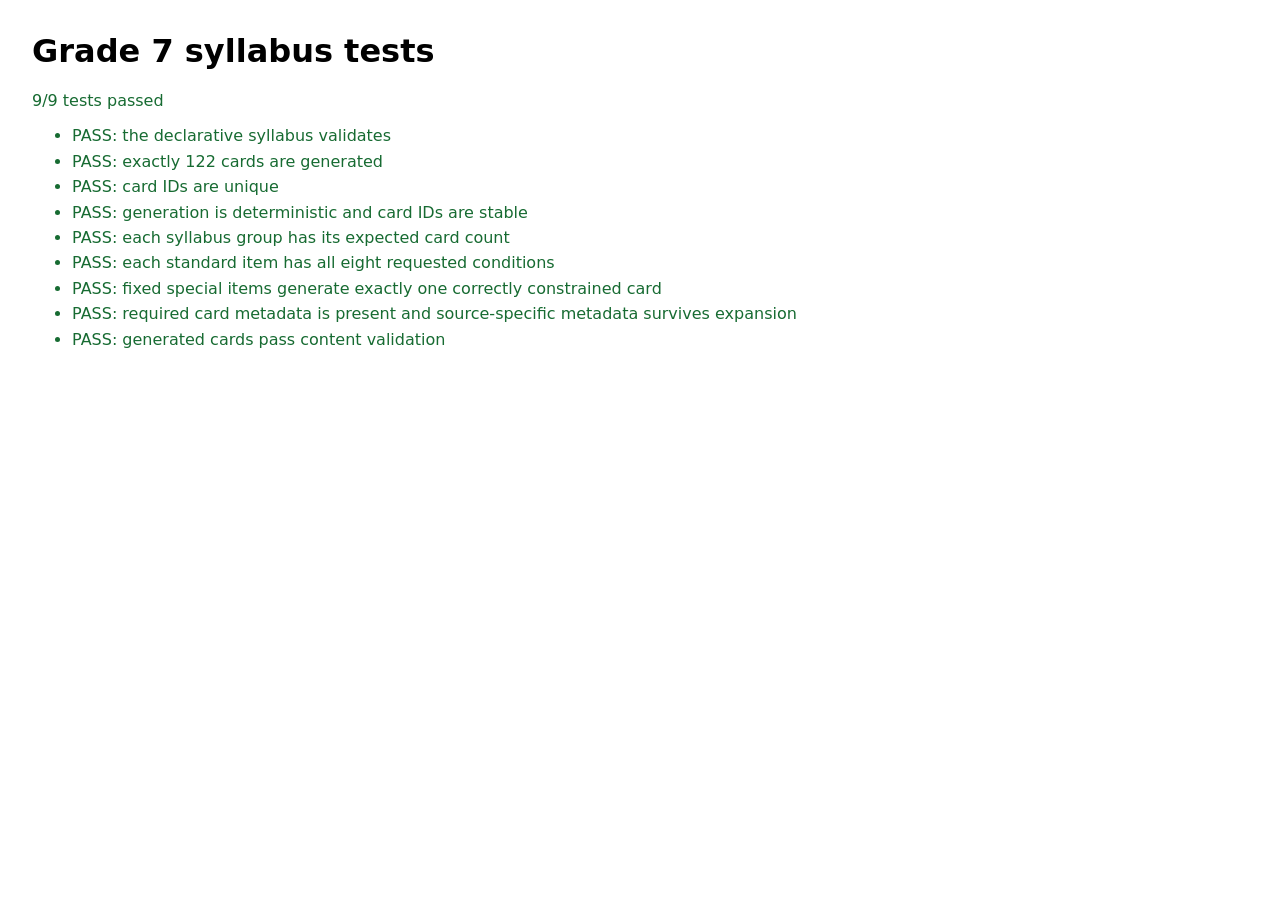
<file: tests/syllabus.test.html>
<!doctype html>
<html lang="en">
  <head>
    <meta charset="utf-8">
    <meta name="viewport" content="width=device-width, initial-scale=1">
    <title>Grade 7 syllabus tests</title>
    <style>
      body { font-family: system-ui, sans-serif; margin: 2rem; }
      .pass { color: #176b32; }
      .fail { color: #a10f1f; }
      li { margin-block: 0.4rem; }
    </style>
  </head>
  <body>
    <h1>Grade 7 syllabus tests</h1>
    <p id="summary">Running…</p>
    <ul id="results"></ul>

    <script type="module">
      import {
        ARTICULATIONS,
        DYNAMICS,
        EXPECTED_CARD_COUNT,
        EXPECTED_CARD_COUNTS_BY_GROUP,
        GRADE_7_CARDS,
        GRADE_7_SYLLABUS,
        createCardId,
        generateCards,
        getCardCountsByGroup,
        validateCards,
        validateSyllabus,
      } from '../syllabus.js';

      const results = [];
      const output = document.querySelector('#results');
      const summary = document.querySelector('#summary');

      function equal(actual, expected, message) {
        if (actual !== expected) {
          throw new Error(`${message}: expected ${JSON.stringify(expected)}, received ${JSON.stringify(actual)}`);
        }
      }

      function deepEqual(actual, expected, message) {
        equal(JSON.stringify(actual), JSON.stringify(expected), message);
      }

      function ok(value, message) {
        if (!value) throw new Error(message);
      }

      function test(name, callback) {
        try {
          callback();
          results.push({ name, passed: true });
        } catch (error) {
          results.push({ name, passed: false, error: error.message });
        }
      }

      function cardsFor(itemId) {
        return GRADE_7_CARDS.filter((card) => card.syllabusItemId === itemId);
      }

      test('the declarative syllabus validates', () => {
        equal(validateSyllabus(GRADE_7_SYLLABUS), true, 'syllabus validation result');
      });

      test('exactly 122 cards are generated', () => {
        equal(GRADE_7_CARDS.length, EXPECTED_CARD_COUNT, 'generated card count');
      });

      test('card IDs are unique', () => {
        equal(new Set(GRADE_7_CARDS.map((card) => card.id)).size, GRADE_7_CARDS.length, 'unique card IDs');
      });

      test('generation is deterministic and card IDs are stable', () => {
        const regenerated = generateCards(GRADE_7_SYLLABUS);
        deepEqual(
          regenerated.map((card) => card.id),
          GRADE_7_CARDS.map((card) => card.id),
          'regenerated card IDs',
        );
        equal(createCardId(GRADE_7_SYLLABUS[1], 'legato', 'f'), 'scale:e-major-scale:legato:f', 'E major ID');
        ok(
          GRADE_7_CARDS.some((card) => card.id === 'arpeggio:e-major-contrary-motion:legato:none'),
          'contrary-motion special ID is present',
        );
      });

      test('each syllabus group has its expected card count', () => {
        deepEqual(getCardCountsByGroup(GRADE_7_CARDS), EXPECTED_CARD_COUNTS_BY_GROUP, 'group card counts');
      });

      test('each standard item has all eight requested conditions', () => {
        const standardItems = GRADE_7_SYLLABUS.filter((item) =>
          item.group === 'standard-scales' || item.group === 'standard-arpeggios',
        );
        for (const item of standardItems) {
          const cards = cardsFor(item.id);
          equal(cards.length, 8, `${item.id} card count`);
          equal(new Set(cards.map((card) => card.dynamic)).size, DYNAMICS.length, `${item.id} dynamic count`);
          equal(new Set(cards.map((card) => card.articulation)).size, ARTICULATIONS.length, `${item.id} articulation count`);
          for (const dynamic of DYNAMICS) {
            for (const articulation of ARTICULATIONS) {
              ok(
                cards.some((card) => card.dynamic === dynamic && card.articulation === articulation),
                `${item.id} has ${articulation}/${dynamic}`,
              );
            }
          }
        }
      });

      test('fixed special items generate exactly one correctly constrained card', () => {
        const thirds = cardsFor('e-major-scale-in-thirds');
        equal(thirds.length, 1, 'E major in thirds card count');
        deepEqual(
          { dynamic: thirds[0].dynamic, articulation: thirds[0].articulation, octaves: thirds[0].octaves, hands: thirds[0].hands, tempo: thirds[0].recommendedTempoQpm },
          { dynamic: 'mf', articulation: 'legato', octaves: 2, hands: 'separately', tempo: 70 },
          'E major in thirds metadata',
        );

        const contrary = cardsFor('e-major-contrary-motion');
        equal(contrary.length, 1, 'E major contrary-motion arpeggio card count');
        deepEqual(
          { dynamic: contrary[0].dynamic, articulation: contrary[0].articulation, octaves: contrary[0].octaves, motion: contrary[0].motion, tempo: contrary[0].recommendedTempoQpm },
          { dynamic: null, articulation: 'legato', octaves: 2, motion: 'contrary', tempo: null },
          'E major contrary-motion metadata',
        );
      });

      test('required card metadata is present and source-specific metadata survives expansion', () => {
        for (const card of GRADE_7_CARDS) {
          for (const field of ['id', 'syllabusItemId', 'group', 'category', 'name', 'spokenName', 'form', 'octaves', 'hands', 'motion', 'recommendedTempoQpm', 'articulation', 'dynamic']) {
            ok(Object.hasOwn(card, field), `${card.id} has ${field}`);
          }
        }
        const chromatic = cardsFor('chromatic-scale-lh-c-rh-e-flat')[0];
        deepEqual(chromatic.startingPositions, { leftHand: 'C', rightHand: 'E-flat' }, 'chromatic starting positions');
        equal(chromatic.motion, 'similar', 'chromatic motion');
      });

      test('generated cards pass content validation', () => {
        equal(validateCards(GRADE_7_CARDS), true, 'card validation result');
      });

      const passed = results.filter((result) => result.passed).length;
      const failed = results.length - passed;
      for (const result of results) {
        const item = document.createElement('li');
        item.className = result.passed ? 'pass' : 'fail';
        item.textContent = result.passed ? `PASS: ${result.name}` : `FAIL: ${result.name} — ${result.error}`;
        output.append(item);
      }
      summary.textContent = `${passed}/${results.length} tests passed`;
      summary.className = failed === 0 ? 'pass' : 'fail';
      document.title = failed === 0 ? `PASS ${passed}/${results.length}` : `FAIL ${failed}/${results.length}`;
      window.__grade7SyllabusTestResult = { passed, failed, results };
    </script>
  </body>
</html>
</file>
<file: styles.css>
:root {
  color-scheme: light;
  font-family: ui-rounded, "Avenir Next", Avenir, "Segoe UI", sans-serif;
  color: #17362f;
  background: #edf2ec;
}

* { box-sizing: border-box; }

body {
  margin: 0;
  min-width: 320px;
  min-height: 100dvh;
  background:
    radial-gradient(circle at 100% 0%, #d8e8df 0, transparent 34rem),
    #edf2ec;
}

button, input { font: inherit; }

button { cursor: pointer; }

button:focus-visible, input:focus-visible, summary:focus-visible {
  outline: 3px solid #bf661f;
  outline-offset: 3px;
}

.app-shell {
  width: min(100%, 48rem);
  min-height: 100dvh;
  margin: 0 auto;
  padding: 1.25rem 1rem calc(2rem + env(safe-area-inset-bottom));
}

.app-header { padding: env(safe-area-inset-top) 0 1rem; }
.eyebrow { margin: 0; color: #6a796f; font-size: .75rem; font-weight: 750; letter-spacing: .12em; text-transform: uppercase; }
.header-row { display: flex; align-items: center; justify-content: space-between; gap: 1rem; }
.header-row h1 { margin: .2rem 0 .9rem; font-size: clamp(1.55rem, 6vw, 2.15rem); letter-spacing: -.045em; }
.icon-button { border: 0; border-radius: 999px; width: 2.7rem; height: 2.7rem; background: #dbe6df; color: #17362f; font-size: 1.3rem; }
.icon-button:hover { background: #ccdcd2; }

.view-tabs { display: grid; grid-template-columns: 1fr 1fr; gap: .3rem; padding: .28rem; border-radius: .9rem; background: #dbe6df; }
.view-tabs button { border: 0; border-radius: .68rem; padding: .6rem; background: transparent; color: #527064; font-weight: 700; }
.view-tabs button[aria-selected="true"] { background: #fffefa; color: #17362f; box-shadow: 0 2px 8px #17362f14; }

.app-status { min-height: 1.25rem; margin: .25rem 0 .55rem; color: #527064; font-size: .86rem; }
.app-status[data-type="error"] { color: #9b312a; font-weight: 650; }

.practice-view { display: grid; min-height: calc(100dvh - 11.4rem); grid-template-rows: 1fr auto; gap: 1rem; }
#practice-view[hidden], #analytics-view[hidden] { display: none !important; }
.practice-card { display: flex; flex-direction: column; justify-content: center; min-height: 18rem; padding: 1.55rem; border: 1px solid #d7dfd8; border-radius: 1.4rem; background: #fffefa; box-shadow: 0 15px 38px #17362f0d; }
.card-category { margin: 0 0 .7rem; color: #6a796f; font-size: .76rem; font-weight: 750; letter-spacing: .12em; text-transform: uppercase; }
.card-name { margin: 0; font-size: clamp(2rem, 10vw, 3.9rem); line-height: 1.02; letter-spacing: -.065em; text-wrap: balance; }
.card-conditions { margin: 1.45rem 0 0; color: #b25418; font-size: clamp(1.18rem, 5vw, 1.5rem); font-weight: 760; }
.card-details { margin: .9rem 0 0; color: #527064; font-size: .94rem; line-height: 1.5; }

.score-section { padding: .25rem 0 0; }
.score-heading { margin: 0 0 .75rem; font-size: 1.04rem; font-weight: 750; text-align: center; }
.score-grid { display: grid; grid-template-columns: repeat(5, 1fr); gap: .55rem; }
.score-grid button { min-height: 3.75rem; border: 1px solid var(--score-border); border-radius: .95rem; background: var(--score-background); color: #17362f; font-size: 1.35rem; font-weight: 780; box-shadow: 0 3px 8px #17362f0b; transition: transform .1s ease, background .1s ease; }
.score-grid button:hover:not(:disabled) { background: var(--score-hover); transform: translateY(-1px); }
.score-grid button:active:not(:disabled) { transform: translateY(1px); background: var(--score-active); }
.score-grid button:disabled { cursor: wait; color: #8a9b91; background: #edf2ec; }
.score-grid button[data-score="1"] { --score-background: #f4d8d5; --score-hover: #eec8c3; --score-active: #e5b7b0; --score-border: #d9aaa4; }
.score-grid button[data-score="2"] { --score-background: #f4dfd5; --score-hover: #edd0c2; --score-active: #e4beaf; --score-border: #d9b6a5; }
.score-grid button[data-score="3"] { --score-background: #f5e7d6; --score-hover: #efdbc1; --score-active: #e6c9ad; --score-border: #dcc4a6; }
.score-grid button[data-score="4"] { --score-background: #f5edda; --score-hover: #eee2c6; --score-active: #e5d3b0; --score-border: #dccca9; }
.score-grid button[data-score="5"] { --score-background: #f2efd8; --score-hover: #e8e3c2; --score-active: #dcd6aa; --score-border: #d3cda4; }
.score-grid button[data-score="6"] { --score-background: #e8efd7; --score-hover: #dbe7c1; --score-active: #cedca9; --score-border: #bfd09f; }
.score-grid button[data-score="7"] { --score-background: #deefd8; --score-hover: #cde5c5; --score-active: #bdd9b4; --score-border: #accaa7; }
.score-grid button[data-score="8"] { --score-background: #d7ede0; --score-hover: #c4e2d2; --score-active: #b3d6c3; --score-border: #9fc8b1; }
.score-grid button[data-score="9"] { --score-background: #d2ebdf; --score-hover: #bee0d1; --score-active: #acd4c1; --score-border: #99c5af; }
.score-grid button[data-score="10"] { --score-background: #cde8dc; --score-hover: #b9dece; --score-active: #a7d1bb; --score-border: #92c0a9; }

.analytics-view { padding: .5rem 0 1rem; }
.analytics-overview, .analytics-section, .exact-card-details { margin: 0 0 .9rem; padding: 1.15rem; border: 1px solid #d7dfd8; border-radius: 1.1rem; background: #fffefa; }
.analytics-overview h2, .analytics-section h3 { margin: 0 0 1rem; letter-spacing: -.025em; }
.analytics-section h3 { font-size: 1.05rem; }
.metrics-grid { display: grid; grid-template-columns: 1fr 1fr; gap: .7rem; }
.metric { min-height: 5.2rem; padding: .75rem; border-radius: .8rem; background: #edf2ec; }
.metric strong { display: block; font-size: 1.55rem; letter-spacing: -.04em; }
.metric span { color: #527064; font-size: .76rem; line-height: 1.25; }
.analytics-list { margin: 0; padding: 0; list-style: none; }
.analytics-row { display: flex; justify-content: space-between; gap: 1rem; padding: .65rem 0; border-top: 1px solid #e5ebe6; font-size: .92rem; line-height: 1.3; }
.analytics-row:first-child { border-top: 0; padding-top: 0; }
.analytics-result { flex: 0 0 auto; color: #527064; font-variant-numeric: tabular-nums; white-space: nowrap; }
.exact-card-details summary { cursor: pointer; font-weight: 750; }
.exact-card-details .analytics-list { margin-top: 1rem; }

dialog { width: min(calc(100% - 2rem), 30rem); border: 0; border-radius: 1.15rem; padding: 0; color: #17362f; box-shadow: 0 22px 70px #17362f55; }
dialog::backdrop { background: #17362f66; }
.settings-panel { padding: 1.15rem; background: #fffefa; }
.dialog-heading { display: flex; align-items: center; justify-content: space-between; }
.dialog-heading h2 { margin: 0; font-size: 1.35rem; }
.toggle-row { display: flex; align-items: center; justify-content: space-between; gap: 1rem; margin: 1.3rem 0; padding: 1rem; border-radius: .9rem; background: #edf2ec; }
.toggle-row strong, .toggle-row small { display: block; }
.toggle-row small { margin-top: .2rem; color: #527064; line-height: 1.35; }
.toggle-row input { inline-size: 1.25rem; block-size: 1.25rem; accent-color: #b25418; }
.settings-danger { padding-top: 1rem; border-top: 1px solid #e1e8e2; }
.settings-danger p { margin: .45rem 0 .8rem; color: #527064; font-size: .88rem; line-height: 1.4; }
.secondary-button { border: 1px solid #b96055; border-radius: .7rem; padding: .62rem .85rem; background: transparent; color: #92362d; font-weight: 720; }

@media (min-width: 44rem) {
  .app-shell { padding-inline: 1.5rem; }
  .practice-card { min-height: 23rem; padding: 2.3rem; }
  .score-grid { gap: .75rem; }
  .score-grid button { min-height: 4.25rem; }
}

@media (prefers-reduced-motion: reduce) {
  *, *::before, *::after { scroll-behavior: auto !important; transition: none !important; }
}
</file>
